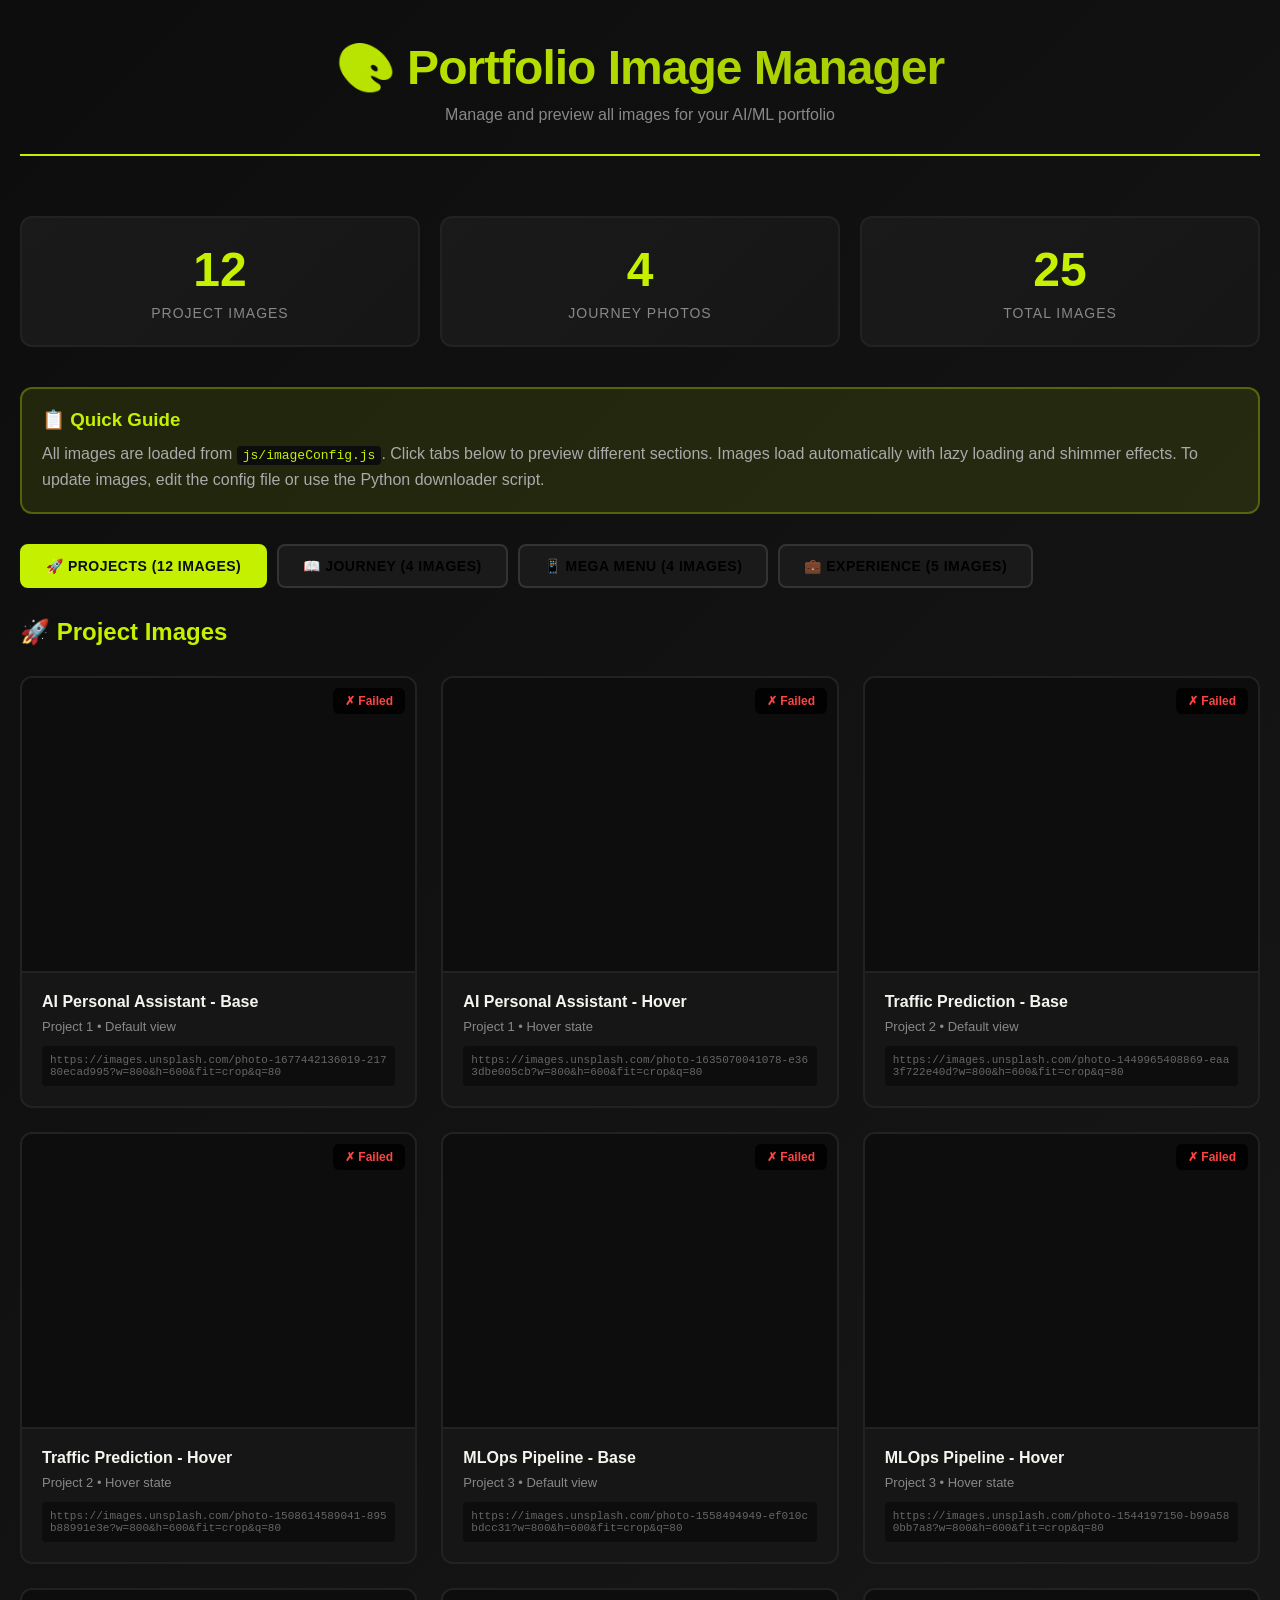
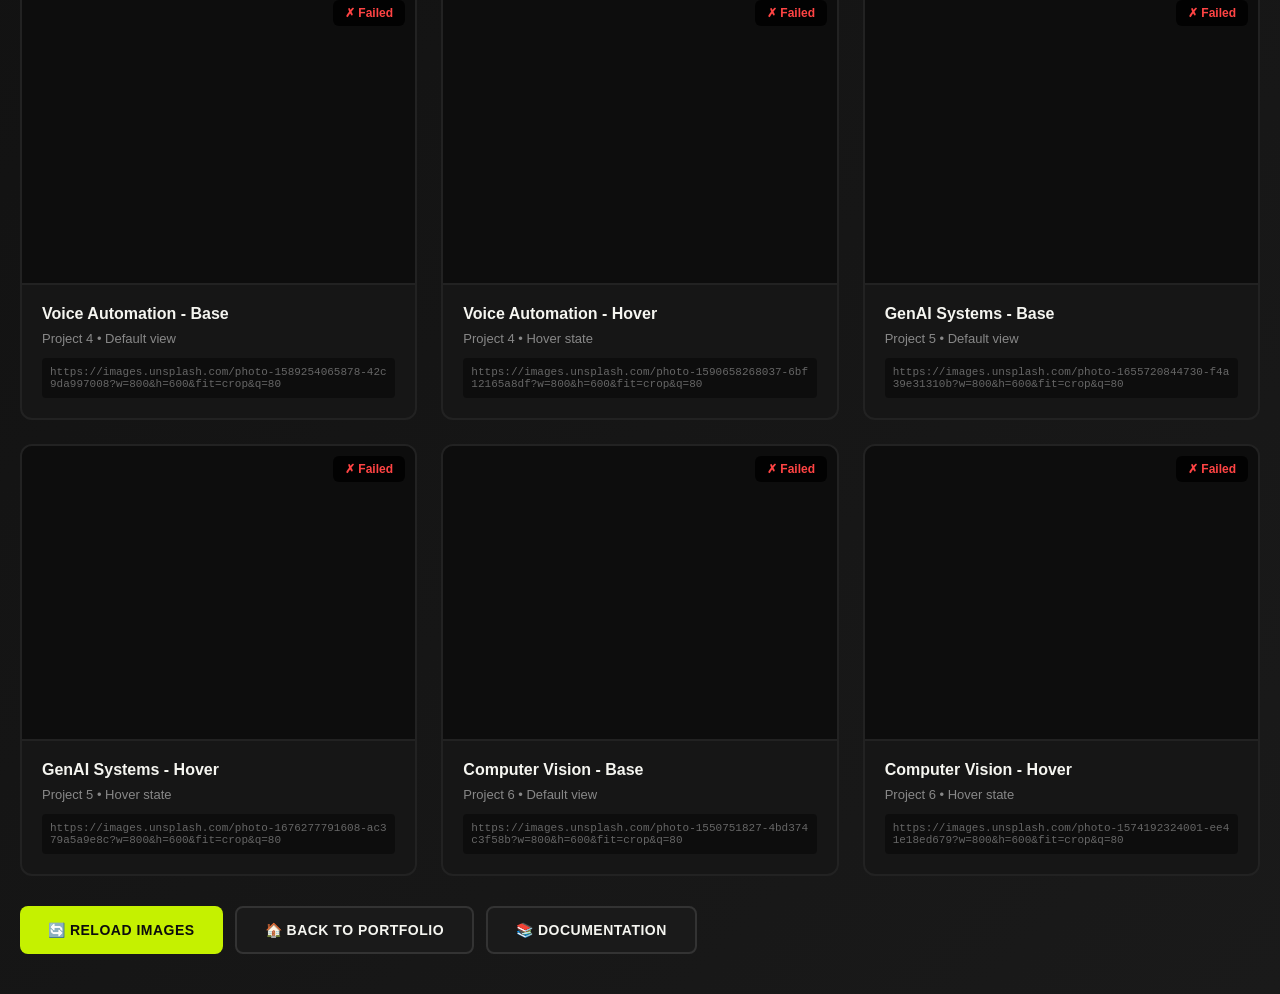
<file: image-manager.html>
<!DOCTYPE html>
<html lang="en">
<head>
  <meta charset="UTF-8">
  <meta name="viewport" content="width=device-width, initial-scale=1.0">
  <title>Portfolio Image Manager</title>
  <style>
    * {
      margin: 0;
      padding: 0;
      box-sizing: border-box;
    }

    body {
      font-family: -apple-system, BlinkMacSystemFont, 'Segoe UI', sans-serif;
      background: linear-gradient(135deg, #0D0D0D 0%, #1A1A1A 100%);
      color: #F5F5F0;
      padding: 40px 20px;
      min-height: 100vh;
    }

    .container {
      max-width: 1400px;
      margin: 0 auto;
    }

    header {
      text-align: center;
      margin-bottom: 60px;
      padding-bottom: 30px;
      border-bottom: 2px solid #C5F100;
    }

    h1 {
      font-size: 48px;
      font-weight: 800;
      letter-spacing: -1px;
      margin-bottom: 10px;
      background: linear-gradient(135deg, #C5F100, #9BBF00);
      -webkit-background-clip: text;
      -webkit-text-fill-color: transparent;
      background-clip: text;
    }

    .subtitle {
      color: #888;
      font-size: 16px;
    }

    .tabs {
      display: flex;
      gap: 10px;
      margin-bottom: 30px;
      flex-wrap: wrap;
    }

    .tab {
      padding: 12px 24px;
      background: #1A1A1A;
      border: 2px solid #333;
      border-radius: 8px;
      cursor: pointer;
      transition: all 0.3s;
      font-weight: 600;
      font-size: 14px;
      text-transform: uppercase;
      letter-spacing: 0.5px;
    }

    .tab:hover {
      border-color: #C5F100;
      transform: translateY(-2px);
    }

    .tab.active {
      background: #C5F100;
      color: #0D0D0D;
      border-color: #C5F100;
    }

    .section {
      display: none;
      animation: fadeIn 0.4s ease;
    }

    .section.active {
      display: block;
    }

    @keyframes fadeIn {
      from { opacity: 0; transform: translateY(10px); }
      to { opacity: 1; transform: translateY(0); }
    }

    .grid {
      display: grid;
      grid-template-columns: repeat(auto-fill, minmax(320px, 1fr));
      gap: 24px;
      margin-top: 30px;
    }

    .card {
      background: #161616;
      border: 2px solid #222;
      border-radius: 12px;
      overflow: hidden;
      transition: all 0.3s;
    }

    .card:hover {
      border-color: #C5F100;
      transform: translateY(-4px);
      box-shadow: 0 8px 24px rgba(197, 241, 0, 0.15);
    }

    .image-preview {
      width: 100%;
      aspect-ratio: 4/3;
      background: #0D0D0D;
      background-size: cover;
      background-position: center;
      position: relative;
      border-bottom: 2px solid #222;
    }

    .image-preview.loading {
      background: linear-gradient(90deg, #1A1A1A 0%, #222 50%, #1A1A1A 100%);
      background-size: 200% 100%;
      animation: shimmer 2s infinite;
    }

    @keyframes shimmer {
      0% { background-position: -200% 0; }
      100% { background-position: 200% 0; }
    }

    .image-preview .status {
      position: absolute;
      top: 10px;
      right: 10px;
      padding: 6px 12px;
      background: rgba(0, 0, 0, 0.8);
      border-radius: 6px;
      font-size: 12px;
      font-weight: 600;
      backdrop-filter: blur(10px);
    }

    .status.loaded { color: #C5F100; }
    .status.error { color: #ff4444; }

    .card-info {
      padding: 20px;
    }

    .card-title {
      font-size: 16px;
      font-weight: 700;
      margin-bottom: 8px;
      color: #F5F5F0;
    }

    .card-meta {
      font-size: 13px;
      color: #888;
      margin-bottom: 12px;
    }

    .card-url {
      font-size: 11px;
      color: #666;
      word-break: break-all;
      font-family: 'Courier New', monospace;
      background: #0D0D0D;
      padding: 8px;
      border-radius: 4px;
      margin-top: 8px;
    }

    .stats {
      display: grid;
      grid-template-columns: repeat(auto-fit, minmax(200px, 1fr));
      gap: 20px;
      margin-bottom: 40px;
    }

    .stat-card {
      background: linear-gradient(135deg, #1A1A1A, #161616);
      border: 2px solid #222;
      border-radius: 12px;
      padding: 24px;
      text-align: center;
    }

    .stat-number {
      font-size: 48px;
      font-weight: 800;
      color: #C5F100;
      margin-bottom: 8px;
    }

    .stat-label {
      font-size: 14px;
      color: #888;
      text-transform: uppercase;
      letter-spacing: 1px;
    }

    .actions {
      display: flex;
      gap: 12px;
      margin-top: 30px;
      flex-wrap: wrap;
    }

    .btn {
      padding: 14px 28px;
      background: #C5F100;
      color: #0D0D0D;
      border: none;
      border-radius: 8px;
      font-weight: 700;
      font-size: 14px;
      cursor: pointer;
      transition: all 0.3s;
      text-transform: uppercase;
      letter-spacing: 0.5px;
    }

    .btn:hover {
      transform: translateY(-2px);
      box-shadow: 0 4px 12px rgba(197, 241, 0, 0.4);
    }

    .btn-secondary {
      background: #1A1A1A;
      color: #F5F5F0;
      border: 2px solid #333;
    }

    .btn-secondary:hover {
      border-color: #C5F100;
      box-shadow: none;
    }

    .info-box {
      background: rgba(197, 241, 0, 0.1);
      border: 2px solid rgba(197, 241, 0, 0.3);
      border-radius: 12px;
      padding: 20px;
      margin-bottom: 30px;
    }

    .info-box h3 {
      margin-bottom: 10px;
      color: #C5F100;
    }

    .info-box p {
      color: #AAA;
      line-height: 1.6;
    }

    .info-box code {
      background: #0D0D0D;
      padding: 2px 6px;
      border-radius: 4px;
      font-family: 'Courier New', monospace;
      color: #C5F100;
      font-size: 13px;
    }
  </style>
</head>
<body>
  <div class="container">
    <header>
      <h1>🎨 Portfolio Image Manager</h1>
      <p class="subtitle">Manage and preview all images for your AI/ML portfolio</p>
    </header>

    <div class="stats">
      <div class="stat-card">
        <div class="stat-number" id="stat-projects">0</div>
        <div class="stat-label">Project Images</div>
      </div>
      <div class="stat-card">
        <div class="stat-number" id="stat-narrative">0</div>
        <div class="stat-label">Journey Photos</div>
      </div>
      <div class="stat-card">
        <div class="stat-number" id="stat-total">0</div>
        <div class="stat-label">Total Images</div>
      </div>
    </div>

    <div class="info-box">
      <h3>📋 Quick Guide</h3>
      <p>
        All images are loaded from <code>js/imageConfig.js</code>. 
        Click tabs below to preview different sections. 
        Images load automatically with lazy loading and shimmer effects.
        To update images, edit the config file or use the Python downloader script.
      </p>
    </div>

    <div class="tabs">
      <button class="tab active" onclick="showSection('projects')">
        🚀 Projects (12 images)
      </button>
      <button class="tab" onclick="showSection('narrative')">
        📖 Journey (4 images)
      </button>
      <button class="tab" onclick="showSection('mega')">
        📱 Mega Menu (4 images)
      </button>
      <button class="tab" onclick="showSection('experience')">
        💼 Experience (5 images)
      </button>
    </div>

    <div id="projects" class="section active">
      <h2 style="margin-bottom: 20px; color: #C5F100;">🚀 Project Images</h2>
      <div class="grid" id="projects-grid"></div>
    </div>

    <div id="narrative" class="section">
      <h2 style="margin-bottom: 20px; color: #C5F100;">📖 Journey Photos</h2>
      <div class="grid" id="narrative-grid"></div>
    </div>

    <div id="mega" class="section">
      <h2 style="margin-bottom: 20px; color: #C5F100;">📱 Mega Menu</h2>
      <div class="grid" id="mega-grid"></div>
    </div>

    <div id="experience" class="section">
      <h2 style="margin-bottom: 20px; color: #C5F100;">💼 Work Experience</h2>
      <div class="grid" id="experience-grid"></div>
    </div>

    <div class="actions">
      <button class="btn" onclick="reloadImages()">🔄 Reload Images</button>
      <button class="btn btn-secondary" onclick="window.location.href='index.html'">
        🏠 Back to Portfolio
      </button>
      <button class="btn btn-secondary" onclick="window.open('IMAGE_WORKFLOW.md')">
        📚 Documentation
      </button>
    </div>
  </div>

  <script src="js/imageConfig.js"></script>
  <script>
    function showSection(name) {
      // Update tabs
      document.querySelectorAll('.tab').forEach(t => t.classList.remove('active'));
      event.target.classList.add('active');
      
      // Update sections
      document.querySelectorAll('.section').forEach(s => s.classList.remove('active'));
      document.getElementById(name).classList.add('active');
    }

    function createImageCard(data) {
      const card = document.createElement('div');
      card.className = 'card';
      
      const preview = document.createElement('div');
      preview.className = 'image-preview loading';
      
      const status = document.createElement('div');
      status.className = 'status';
      status.textContent = 'Loading...';
      preview.appendChild(status);
      
      const info = document.createElement('div');
      info.className = 'card-info';
      info.innerHTML = `
        <div class="card-title">${data.title}</div>
        <div class="card-meta">${data.meta || ''}</div>
        <div class="card-url">${data.url}</div>
      `;
      
      card.appendChild(preview);
      card.appendChild(info);
      
      // Load image
      const img = new Image();
      img.onload = () => {
        preview.style.backgroundImage = `url('${data.url}')`;
        preview.classList.remove('loading');
        status.textContent = '✓ Loaded';
        status.classList.add('loaded');
      };
      img.onerror = () => {
        status.textContent = '✗ Failed';
        status.classList.add('error');
        preview.classList.remove('loading');
      };
      img.src = data.url;
      
      return card;
    }

    function loadImages() {
      const projectsGrid = document.getElementById('projects-grid');
      const narrativeGrid = document.getElementById('narrative-grid');
      const megaGrid = document.getElementById('mega-grid');
      const expGrid = document.getElementById('experience-grid');
      
      // Clear grids
      projectsGrid.innerHTML = '';
      narrativeGrid.innerHTML = '';
      megaGrid.innerHTML = '';
      expGrid.innerHTML = '';
      
      let totalCount = 0;
      
      // Load projects
      if (ImageConfig && ImageConfig.projects) {
        ImageConfig.projects.forEach((project, i) => {
          // Base image
          projectsGrid.appendChild(createImageCard({
            title: `${project.name} - Base`,
            meta: `Project ${i + 1} • Default view`,
            url: project.base
          }));
          
          // Hover image
          projectsGrid.appendChild(createImageCard({
            title: `${project.name} - Hover`,
            meta: `Project ${i + 1} • Hover state`,
            url: project.hover
          }));
          
          totalCount += 2;
        });
        document.getElementById('stat-projects').textContent = ImageConfig.projects.length * 2;
      }
      
      // Load narrative
      if (ImageConfig && ImageConfig.narrative) {
        ImageConfig.narrative.forEach((photo, i) => {
          narrativeGrid.appendChild(createImageCard({
            title: photo.caption || `Journey Photo ${i + 1}`,
            meta: photo.id,
            url: photo.url
          }));
          totalCount++;
        });
        document.getElementById('stat-narrative').textContent = ImageConfig.narrative.length;
      }
      
      // Load mega menu
      if (ImageConfig && ImageConfig.megaMenu) {
        ImageConfig.megaMenu.forEach((url, i) => {
          megaGrid.appendChild(createImageCard({
            title: `Mega Menu Photo ${i + 1}`,
            meta: 'Navigation menu',
            url: url
          }));
          totalCount++;
        });
      }
      
      // Load experience
      if (ImageConfig && ImageConfig.products) {
        ImageConfig.products.forEach((url, i) => {
          expGrid.appendChild(createImageCard({
            title: `Experience ${i + 1}`,
            meta: 'Work history',
            url: url
          }));
          totalCount++;
        });
      }
      
      document.getElementById('stat-total').textContent = totalCount;
    }

    function reloadImages() {
      location.reload();
    }

    // Load on ready
    if (document.readyState === 'loading') {
      document.addEventListener('DOMContentLoaded', loadImages);
    } else {
      loadImages();
    }
  </script>
</body>
</html>
</file>
